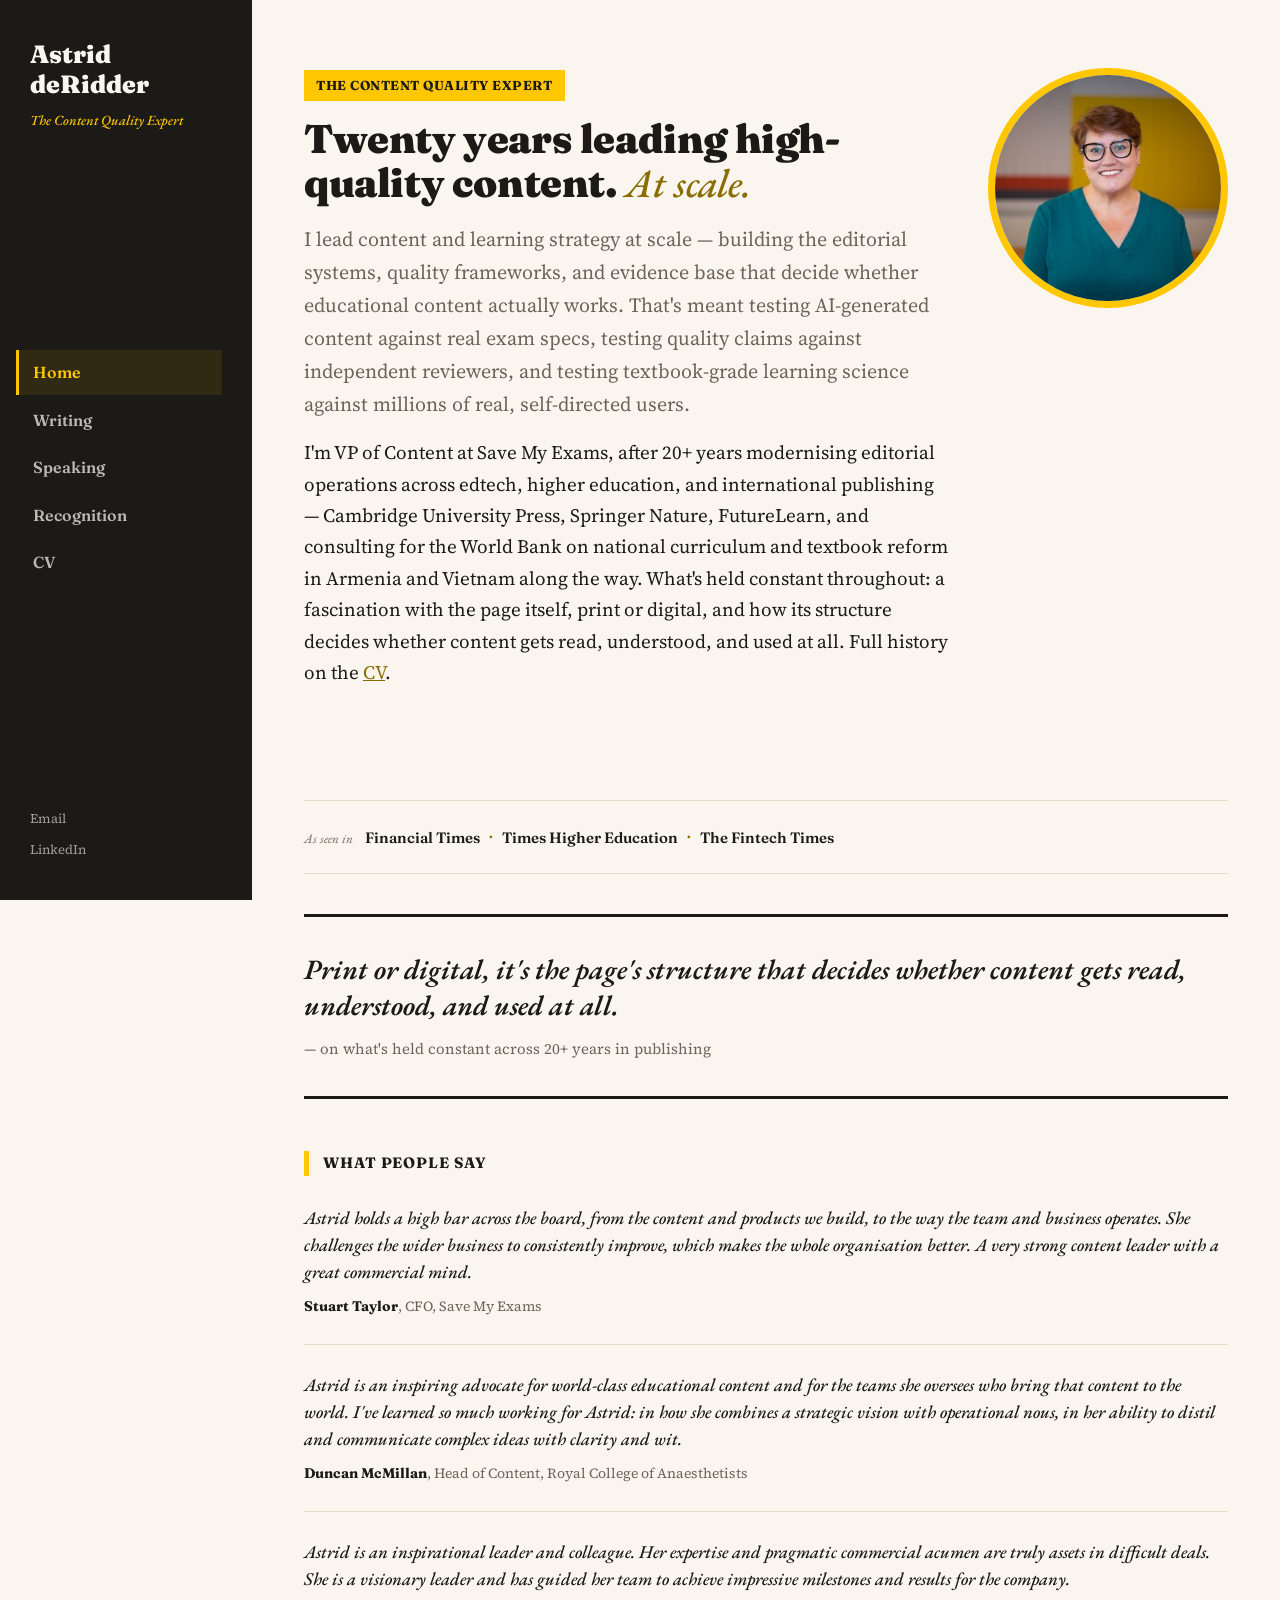
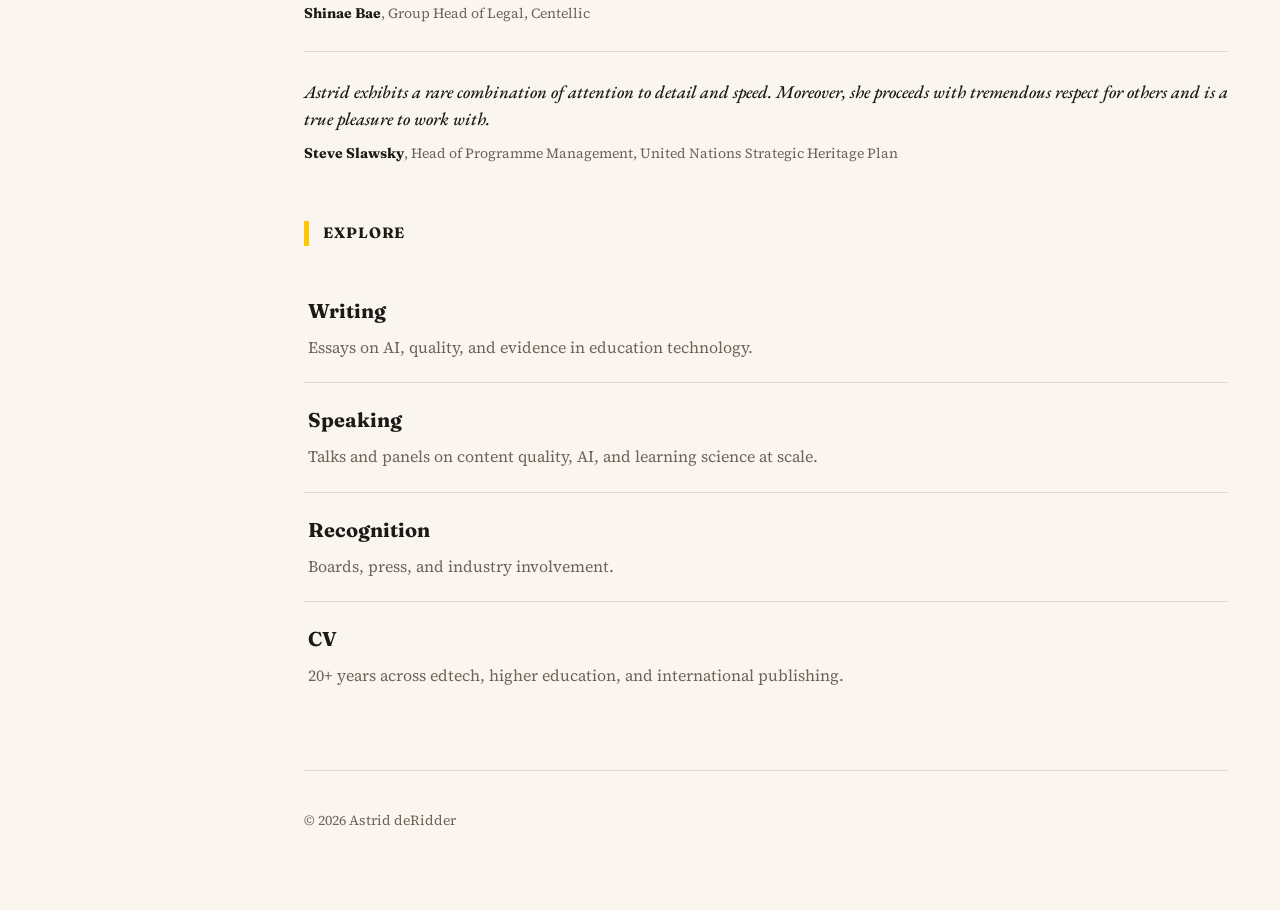
<file: index.html>
<!doctype html>
<html lang="en">
<head>
<meta charset="utf-8">
<meta name="viewport" content="width=device-width, initial-scale=1">
<title>Astrid deRidder</title>
<meta name="description" content="Astrid deRidder, The Content Quality Expert. Writing and speaking on evidence, AI, and pedagogy in education technology.">
<meta property="og:type" content="website">
<meta property="og:url" content="https://astridderidder.com/">
<meta property="og:title" content="Astrid deRidder">
<meta property="og:description" content="Astrid deRidder, The Content Quality Expert. Writing and speaking on evidence, AI, and pedagogy in education technology.">
<meta property="og:image" content="https://astridderidder.com/headshot.jpg">
<meta name="twitter:card" content="summary">
<meta name="twitter:title" content="Astrid deRidder">
<meta name="twitter:description" content="Astrid deRidder, The Content Quality Expert. Writing and speaking on evidence, AI, and pedagogy in education technology.">
<meta name="twitter:image" content="https://astridderidder.com/headshot.jpg">
<link rel="stylesheet" href="style.css">
</head>
<body>

<div class="layout">

  <aside class="sidebar">
    <div class="sidebar-top">
      <a href="index.html" class="site-name">Astrid<br>deRidder</a>
      <p class="sidebar-tag">The Content Quality Expert</p>
    </div>
    <nav class="sidebar-nav">
      <a href="index.html" class="active">Home</a>
      <a href="writing.html">Writing</a>
      <a href="speaking.html">Speaking</a>
      <a href="recognition.html">Recognition</a>
      <a href="cv.html">CV</a>
    </nav>
    <div class="sidebar-contact">
      <a href="mailto:astrid.deridder@gmail.com">Email</a>
      <a href="https://www.linkedin.com/in/aderidder/" target="_blank" rel="noopener">LinkedIn</a>
    </div>
  </aside>

  <main class="content">
    <div class="wrap">

      <section class="hero">
        <div class="hero-text">
          <span class="eyebrow">The Content Quality Expert</span>
          <h1>Twenty years leading high-quality content. <em>At scale.</em></h1>
          <p class="lede">
            I lead content and learning strategy at scale &mdash; building the editorial
            systems, quality frameworks, and evidence base that decide whether educational
            content actually works. That's meant testing AI-generated content against real
            exam specs, testing quality claims against independent reviewers, and testing
            textbook-grade learning science against millions of real, self-directed users.
          </p>
          <p>
            I'm VP of Content at Save My Exams, after 20+ years modernising editorial
            operations across edtech, higher education, and international publishing
            &mdash; Cambridge University Press, Springer Nature, FutureLearn, and consulting
            for the World Bank on national curriculum and textbook reform in Armenia and
            Vietnam along the way. What's held constant throughout: a fascination with the
            page itself, print or digital, and how its structure decides whether content
            gets read, understood, and used at all. Full history on the
            <a href="cv.html">CV</a>.
          </p>
        </div>
        <div class="hero-photo-wrap">
          <img class="hero-photo" src="headshot.jpg" alt="Astrid deRidder">
        </div>
      </section>

      <div class="press-strip">
        <span class="press-label">As seen in</span>
        <span class="press-item">Financial Times</span>
        <span class="press-dot">&middot;</span>
        <span class="press-item">Times Higher Education</span>
        <span class="press-dot">&middot;</span>
        <span class="press-item">The Fintech Times</span>
      </div>

      <div class="pullquote">
        <blockquote>Print or digital, it's the page's structure that decides whether
        content gets read, understood, and used at all.</blockquote>
        <cite>&mdash; on what's held constant across 20+ years in publishing</cite>
      </div>

      <section class="testimonials">
        <h2>What people say</h2>

        <div class="testimonial">
          <blockquote>
            Astrid holds a high bar across the board, from the content and
            products we build, to the way the team and business operates. She
            challenges the wider business to consistently improve, which makes the
            whole organisation better. A very strong content leader with a great
            commercial mind.
          </blockquote>
          <cite><strong>Stuart Taylor</strong>, CFO, Save My Exams</cite>
        </div>

        <div class="testimonial">
          <blockquote>
            Astrid is an inspiring advocate for world-class educational
            content and for the teams she oversees who bring that content to the
            world. I've learned so much working for Astrid: in how she combines a
            strategic vision with operational nous, in her ability to distil and
            communicate complex ideas with clarity and wit.
          </blockquote>
          <cite><strong>Duncan McMillan</strong>, Head of Content, Royal College of Anaesthetists</cite>
        </div>

        <div class="testimonial">
          <blockquote>
            Astrid is an inspirational leader and colleague. Her expertise and
            pragmatic commercial acumen are truly assets in difficult deals. She is a
            visionary leader and has guided her team to achieve impressive milestones
            and results for the company.
          </blockquote>
          <cite><strong>Shinae Bae</strong>, Group Head of Legal, Centellic</cite>
        </div>

        <div class="testimonial">
          <blockquote>
            Astrid exhibits a rare combination of attention to detail and
            speed. Moreover, she proceeds with tremendous respect for others and is a
            true pleasure to work with.
          </blockquote>
          <cite><strong>Steve Slawsky</strong>, Head of Programme Management, United Nations Strategic Heritage Plan</cite>
        </div>
      </section>

      <section class="explore">
        <h2>Explore</h2>
        <ul class="explore-list">
          <li>
            <a href="writing.html">
              <strong>Writing</strong>
              <span>Essays on AI, quality, and evidence in education technology.</span>
            </a>
          </li>
          <li>
            <a href="speaking.html">
              <strong>Speaking</strong>
              <span>Talks and panels on content quality, AI, and learning science at scale.</span>
            </a>
          </li>
          <li>
            <a href="recognition.html">
              <strong>Recognition</strong>
              <span>Boards, press, and industry involvement.</span>
            </a>
          </li>
          <li>
            <a href="cv.html">
              <strong>CV</strong>
              <span>20+ years across edtech, higher education, and international publishing.</span>
            </a>
          </li>
        </ul>
      </section>

      <div class="page-footer">
        <p>&copy; <span id="year"></span> Astrid deRidder</p>
      </div>

    </div>
  </main>

</div>

<script>
  document.getElementById('year').textContent = new Date().getFullYear();
</script>

</body>
</html>
</file>
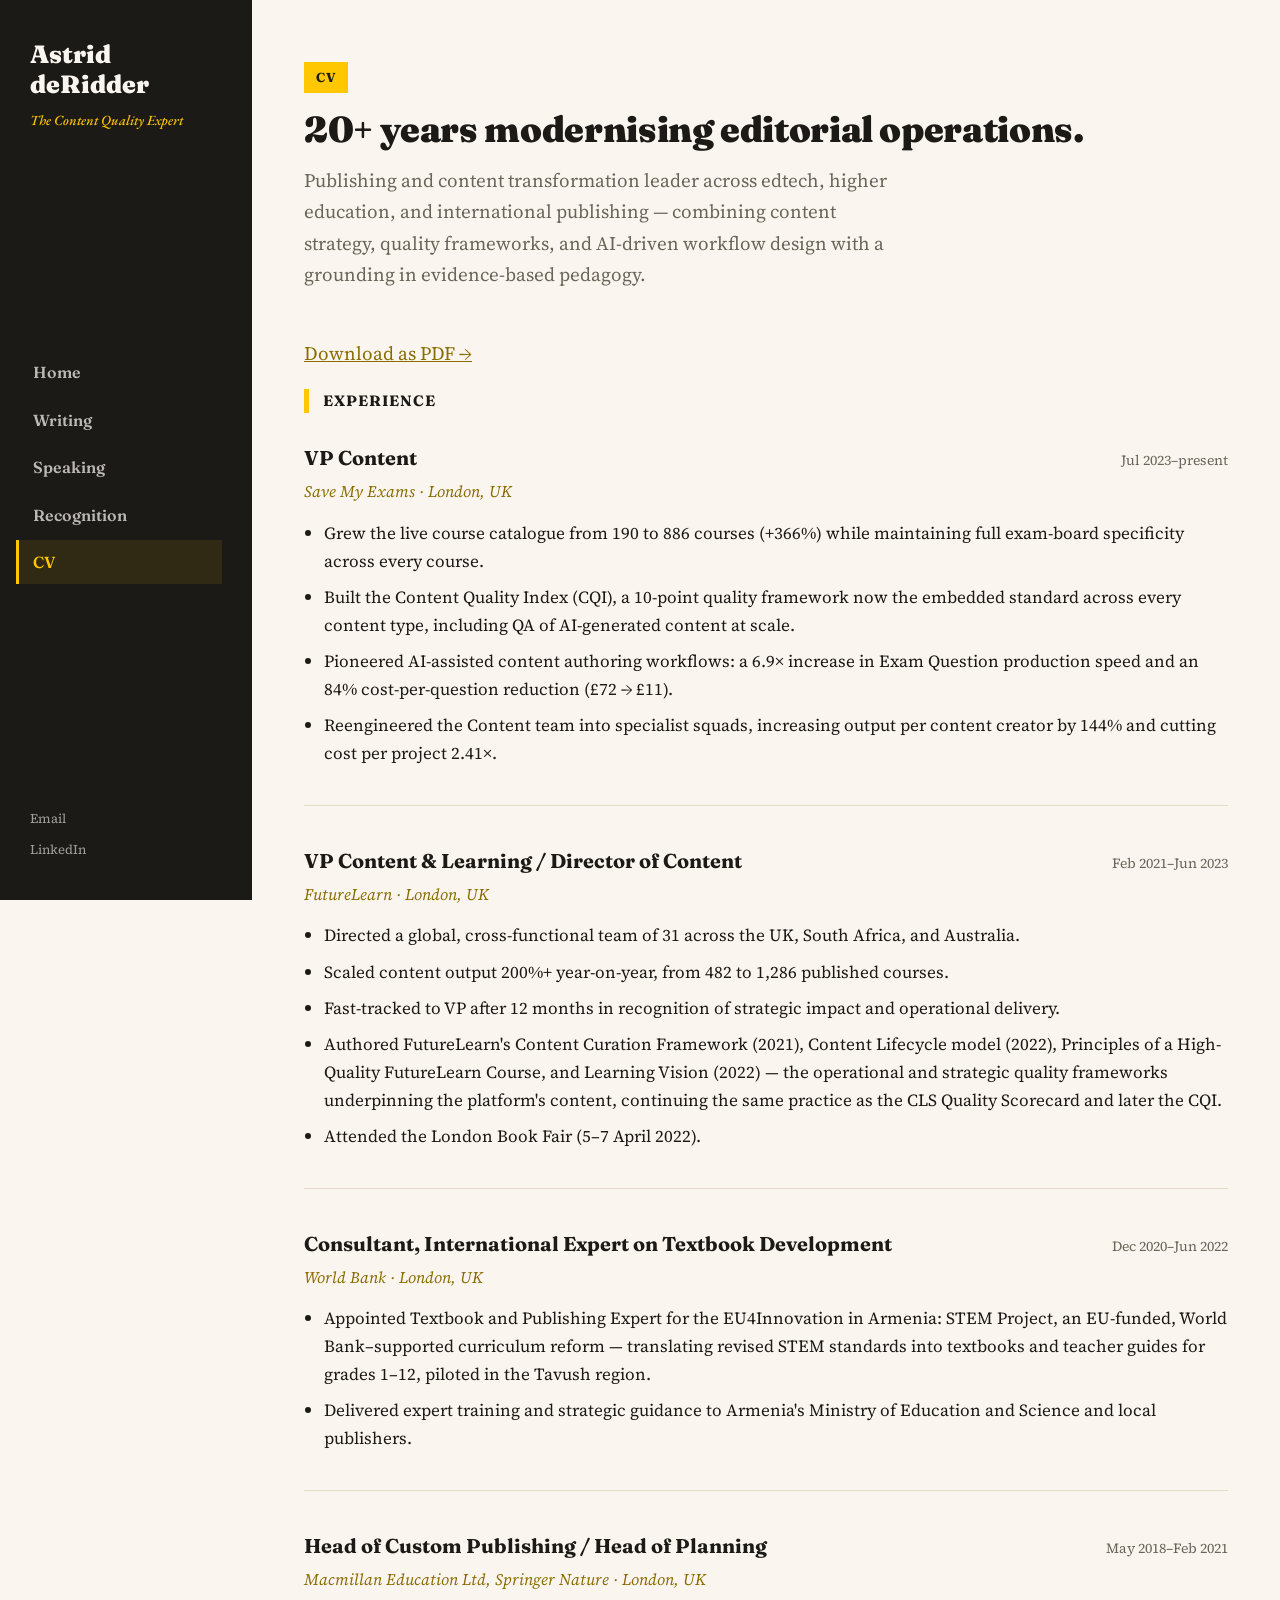
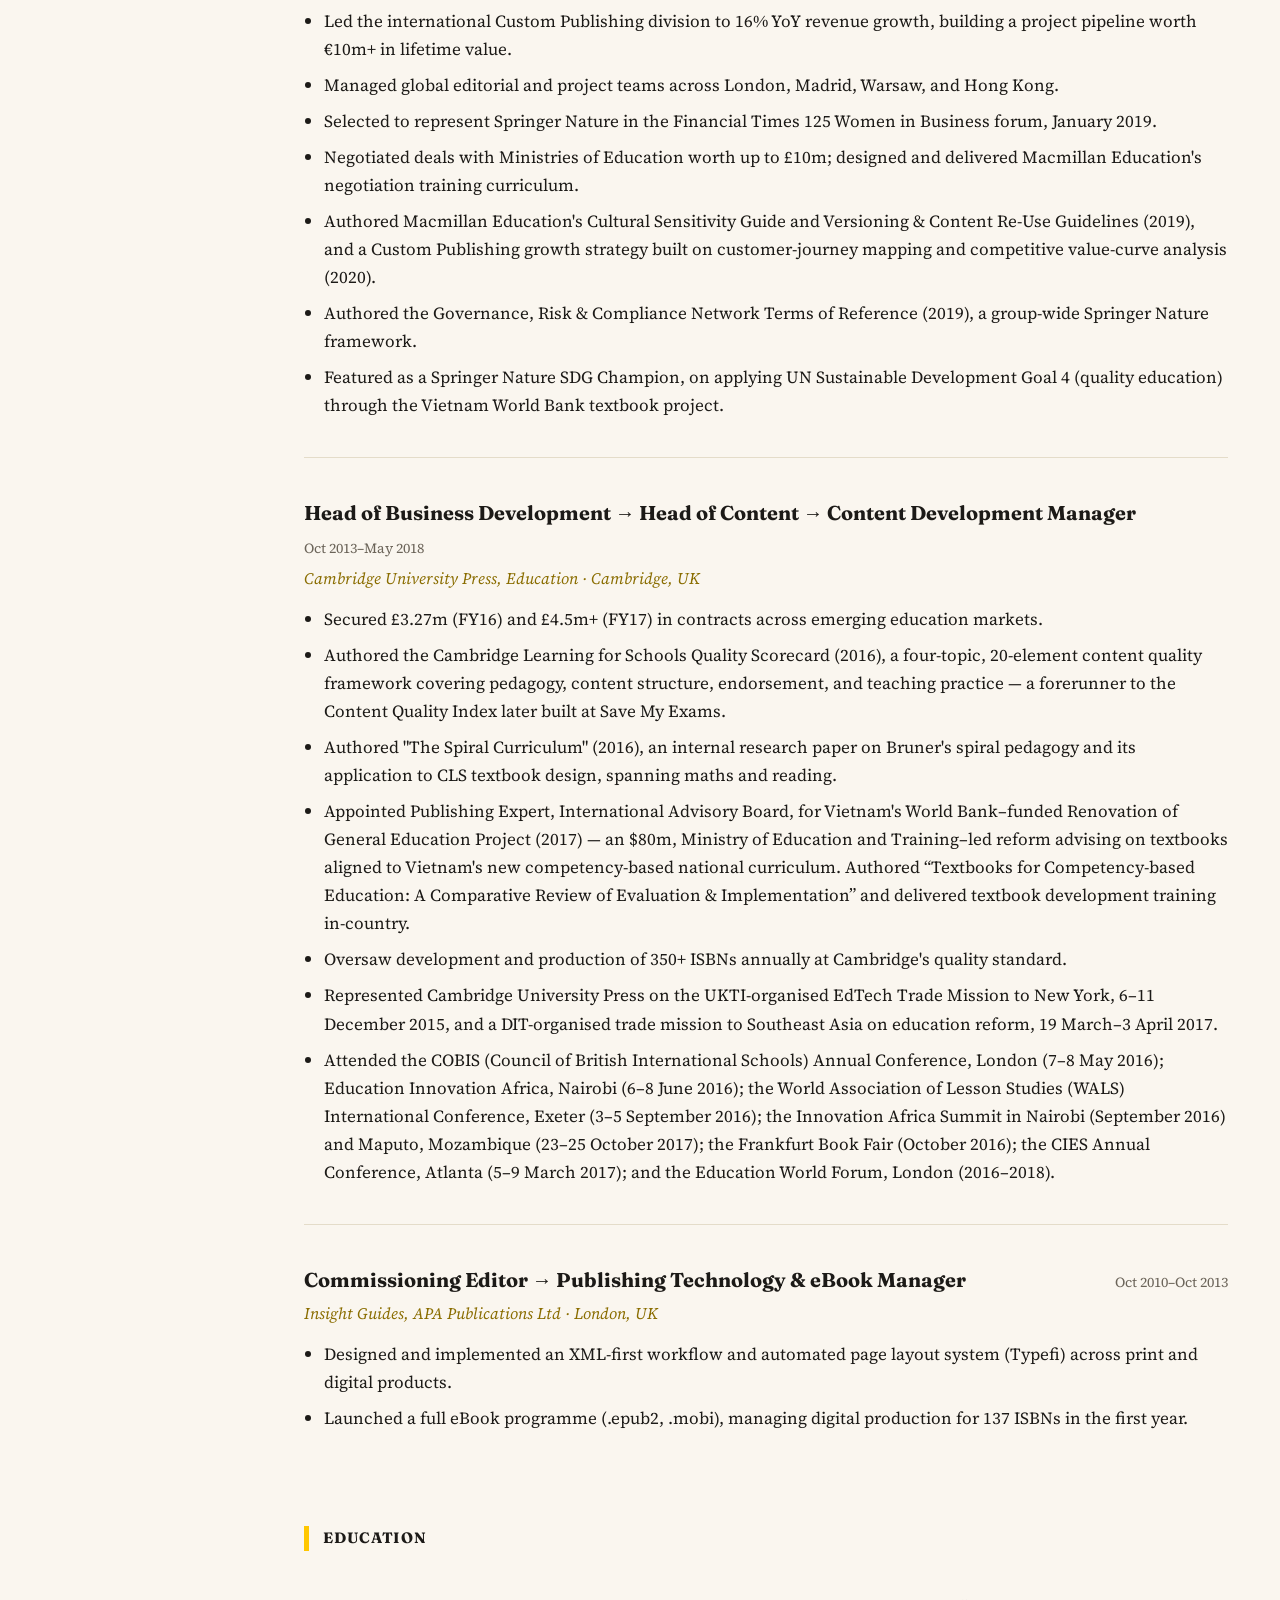
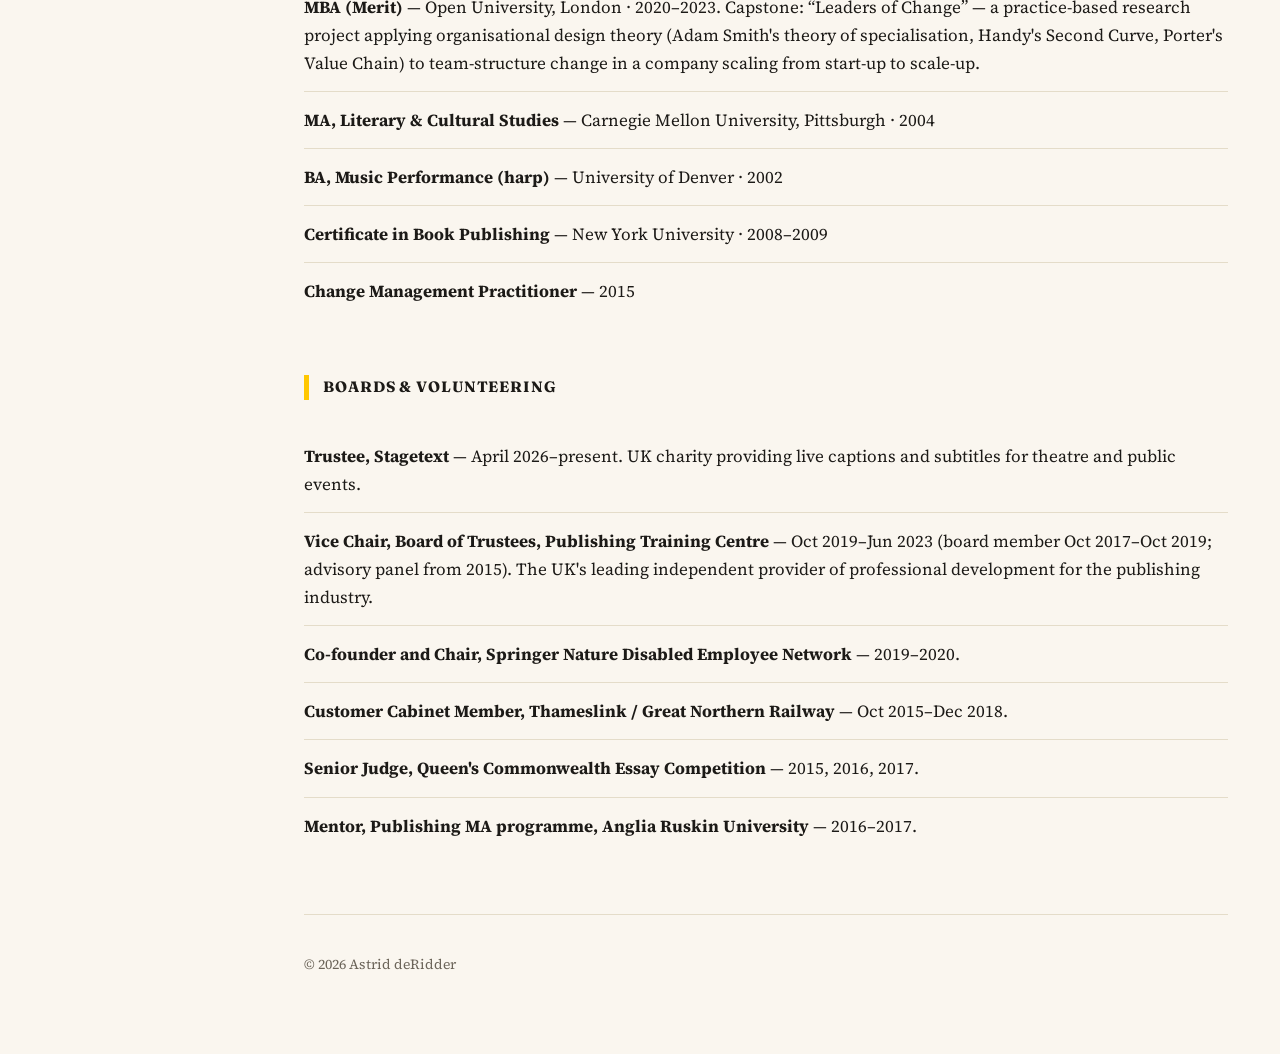
<file: cv.html>
<!doctype html>
<html lang="en">
<head>
<meta charset="utf-8">
<meta name="viewport" content="width=device-width, initial-scale=1">
<title>Astrid deRidder — CV</title>
<meta name="description" content="Astrid deRidder — career history in publishing and content transformation across edtech, higher education, and international publishing.">
<meta property="og:type" content="website">
<meta property="og:url" content="https://astridderidder.com/cv.html">
<meta property="og:title" content="Astrid deRidder — CV">
<meta property="og:description" content="Career history in publishing and content transformation across edtech, higher education, and international publishing.">
<meta property="og:image" content="https://astridderidder.com/headshot.jpg">
<meta name="twitter:card" content="summary">
<meta name="twitter:title" content="Astrid deRidder — CV">
<meta name="twitter:description" content="Career history in publishing and content transformation across edtech, higher education, and international publishing.">
<meta name="twitter:image" content="https://astridderidder.com/headshot.jpg">
<link rel="stylesheet" href="style.css">
</head>
<body>

<div class="layout">

  <aside class="sidebar">
    <div class="sidebar-top">
      <a href="index.html" class="site-name">Astrid<br>deRidder</a>
      <p class="sidebar-tag">The Content Quality Expert</p>
    </div>
    <nav class="sidebar-nav">
      <a href="index.html">Home</a>
      <a href="writing.html">Writing</a>
      <a href="speaking.html">Speaking</a>
      <a href="recognition.html">Recognition</a>
      <a href="cv.html" class="active">CV</a>
    </nav>
    <div class="sidebar-contact">
      <a href="mailto:astrid.deridder@gmail.com">Email</a>
      <a href="https://www.linkedin.com/in/aderidder/" target="_blank" rel="noopener">LinkedIn</a>
    </div>
  </aside>

  <main class="content">
    <div class="wrap">

      <div class="page-head">
        <span class="page-eyebrow">CV</span>
        <h1>20+ years modernising editorial operations.</h1>
        <p class="lede">
          Publishing and content transformation leader across edtech, higher education,
          and international publishing &mdash; combining content strategy, quality
          frameworks, and AI-driven workflow design with a grounding in evidence-based
          pedagogy.
        </p>
        <p><a href="astrid-deridder-cv.pdf" target="_blank" rel="noopener">Download as PDF &rarr;</a></p>
      </div>

  <section id="experience">
    <h2>Experience</h2>

    <article class="role">
      <div class="role-head">
        <h3>VP Content</h3>
        <span class="role-dates">Jul 2023&ndash;present</span>
      </div>
      <p class="role-org">Save My Exams &middot; London, UK</p>
      <ul>
        <li>Grew the live course catalogue from 190 to 886 courses (+366%) while maintaining full exam-board specificity across every course.</li>
        <li>Built the Content Quality Index (CQI), a 10-point quality framework now the embedded standard across every content type, including QA of AI-generated content at scale.</li>
        <li>Pioneered AI-assisted content authoring workflows: a 6.9&times; increase in Exam Question production speed and an 84% cost-per-question reduction (&pound;72 &rarr; &pound;11).</li>
        <li>Reengineered the Content team into specialist squads, increasing output per content creator by 144% and cutting cost per project 2.41&times;.</li>
      </ul>
    </article>

    <article class="role">
      <div class="role-head">
        <h3>VP Content &amp; Learning / Director of Content</h3>
        <span class="role-dates">Feb 2021&ndash;Jun 2023</span>
      </div>
      <p class="role-org">FutureLearn &middot; London, UK</p>
      <ul>
        <li>Directed a global, cross-functional team of 31 across the UK, South Africa, and Australia.</li>
        <li>Scaled content output 200%+ year-on-year, from 482 to 1,286 published courses.</li>
        <li>Fast-tracked to VP after 12 months in recognition of strategic impact and operational delivery.</li>
        <li>Authored FutureLearn's Content Curation Framework (2021), Content Lifecycle model (2022), Principles of a High-Quality FutureLearn Course, and Learning Vision (2022) &mdash; the operational and strategic quality frameworks underpinning the platform's content, continuing the same practice as the CLS Quality Scorecard and later the CQI.</li>
        <li>Attended the London Book Fair (5&ndash;7 April 2022).</li>
      </ul>
    </article>

    <article class="role">
      <div class="role-head">
        <h3>Consultant, International Expert on Textbook Development</h3>
        <span class="role-dates">Dec 2020&ndash;Jun 2022</span>
      </div>
      <p class="role-org">World Bank &middot; London, UK</p>
      <ul>
        <li>Appointed Textbook and Publishing Expert for the EU4Innovation in Armenia: STEM Project, an EU-funded, World Bank&ndash;supported curriculum reform &mdash; translating revised STEM standards into textbooks and teacher guides for grades 1&ndash;12, piloted in the Tavush region.</li>
        <li>Delivered expert training and strategic guidance to Armenia's Ministry of Education and Science and local publishers.</li>
      </ul>
    </article>

    <article class="role">
      <div class="role-head">
        <h3>Head of Custom Publishing / Head of Planning</h3>
        <span class="role-dates">May 2018&ndash;Feb 2021</span>
      </div>
      <p class="role-org">Macmillan Education Ltd, Springer Nature &middot; London, UK</p>
      <ul>
        <li>Led the international Custom Publishing division to 16% YoY revenue growth, building a project pipeline worth &euro;10m+ in lifetime value.</li>
        <li>Managed global editorial and project teams across London, Madrid, Warsaw, and Hong Kong.</li>
        <li>Selected to represent Springer Nature in the Financial Times 125 Women in Business forum, January 2019.</li>
        <li>Negotiated deals with Ministries of Education worth up to &pound;10m; designed and delivered Macmillan Education's negotiation training curriculum.</li>
        <li>Authored Macmillan Education's Cultural Sensitivity Guide and Versioning &amp; Content Re-Use Guidelines (2019), and a Custom Publishing growth strategy built on customer-journey mapping and competitive value-curve analysis (2020).</li>
        <li>Authored the Governance, Risk &amp; Compliance Network Terms of Reference (2019), a group-wide Springer Nature framework.</li>
        <li>Featured as a Springer Nature SDG Champion, on applying UN Sustainable Development Goal 4 (quality education) through the Vietnam World Bank textbook project.</li>
      </ul>
    </article>

    <article class="role">
      <div class="role-head">
        <h3>Head of Business Development &rarr; Head of Content &rarr; Content Development Manager</h3>
        <span class="role-dates">Oct 2013&ndash;May 2018</span>
      </div>
      <p class="role-org">Cambridge University Press, Education &middot; Cambridge, UK</p>
      <ul>
        <li>Secured &pound;3.27m (FY16) and &pound;4.5m+ (FY17) in contracts across emerging education markets.</li>
        <li>Authored the Cambridge Learning for Schools Quality Scorecard (2016), a four-topic, 20-element content quality framework covering pedagogy, content structure, endorsement, and teaching practice &mdash; a forerunner to the Content Quality Index later built at Save My Exams.</li>
        <li>Authored "The Spiral Curriculum" (2016), an internal research paper on Bruner's spiral pedagogy and its application to CLS textbook design, spanning maths and reading.</li>
        <li>Appointed Publishing Expert, International Advisory Board, for Vietnam's World Bank&ndash;funded Renovation of General Education Project (2017) &mdash; an $80m, Ministry of Education and Training&ndash;led reform advising on textbooks aligned to Vietnam's new competency-based national curriculum. Authored &ldquo;Textbooks for Competency-based Education: A Comparative Review of Evaluation &amp; Implementation&rdquo; and delivered textbook development training in-country.</li>
        <li>Oversaw development and production of 350+ ISBNs annually at Cambridge's quality standard.</li>
        <li>Represented Cambridge University Press on the UKTI-organised EdTech Trade Mission to New York, 6&ndash;11 December 2015, and a DIT-organised trade mission to Southeast Asia on education reform, 19 March&ndash;3 April 2017.</li>
        <li>Attended the COBIS (Council of British International Schools) Annual Conference, London (7&ndash;8 May 2016); Education Innovation Africa, Nairobi (6&ndash;8 June 2016); the World Association of Lesson Studies (WALS) International Conference, Exeter (3&ndash;5 September 2016); the Innovation Africa Summit in Nairobi (September 2016) and Maputo, Mozambique (23&ndash;25 October 2017); the Frankfurt Book Fair (October 2016); the CIES Annual Conference, Atlanta (5&ndash;9 March 2017); and the Education World Forum, London (2016&ndash;2018).</li>
      </ul>
    </article>

    <article class="role">
      <div class="role-head">
        <h3>Commissioning Editor &rarr; Publishing Technology &amp; eBook Manager</h3>
        <span class="role-dates">Oct 2010&ndash;Oct 2013</span>
      </div>
      <p class="role-org">Insight Guides, APA Publications Ltd &middot; London, UK</p>
      <ul>
        <li>Designed and implemented an XML-first workflow and automated page layout system (Typefi) across print and digital products.</li>
        <li>Launched a full eBook programme (.epub2, .mobi), managing digital production for 137 ISBNs in the first year.</li>
      </ul>
    </article>

  </section>

  <section id="education">
    <h2>Education</h2>
    <ul class="plain-list">
      <li><strong>MBA (Merit)</strong> &mdash; Open University, London &middot; 2020&ndash;2023. Capstone: &ldquo;Leaders of Change&rdquo; &mdash; a practice-based research project applying organisational design theory (Adam Smith's theory of specialisation, Handy's Second Curve, Porter's Value Chain) to team-structure change in a company scaling from start-up to scale-up.</li>
      <li><strong>MA, Literary &amp; Cultural Studies</strong> &mdash; Carnegie Mellon University, Pittsburgh &middot; 2004</li>
      <li><strong>BA, Music Performance (harp)</strong> &mdash; University of Denver &middot; 2002</li>
      <li><strong>Certificate in Book Publishing</strong> &mdash; New York University &middot; 2008&ndash;2009</li>
      <li><strong>Change Management Practitioner</strong> &mdash; 2015</li>
    </ul>
  </section>

  <section id="boards">
    <h2>Boards &amp; Volunteering</h2>
    <ul class="plain-list">
      <li><strong>Trustee, Stagetext</strong> &mdash; April 2026&ndash;present. UK charity providing live captions and subtitles for theatre and public events.</li>
      <li><strong>Vice Chair, Board of Trustees, Publishing Training Centre</strong> &mdash; Oct 2019&ndash;Jun 2023 (board member Oct 2017&ndash;Oct 2019; advisory panel from 2015). The UK's leading independent provider of professional development for the publishing industry.</li>
      <li><strong>Co-founder and Chair, Springer Nature Disabled Employee Network</strong> &mdash; 2019&ndash;2020.</li>
      <li><strong>Customer Cabinet Member, Thameslink / Great Northern Railway</strong> &mdash; Oct 2015&ndash;Dec 2018.</li>
      <li><strong>Senior Judge, Queen's Commonwealth Essay Competition</strong> &mdash; 2015, 2016, 2017.</li>
      <li><strong>Mentor, Publishing MA programme, Anglia Ruskin University</strong> &mdash; 2016&ndash;2017.</li>
    </ul>
  </section>

      <div class="page-footer">
        <p>&copy; <span id="year"></span> Astrid deRidder</p>
      </div>

    </div>
  </main>

</div>

<script>
  document.getElementById('year').textContent = new Date().getFullYear();
</script>

</body>
</html>
</file>
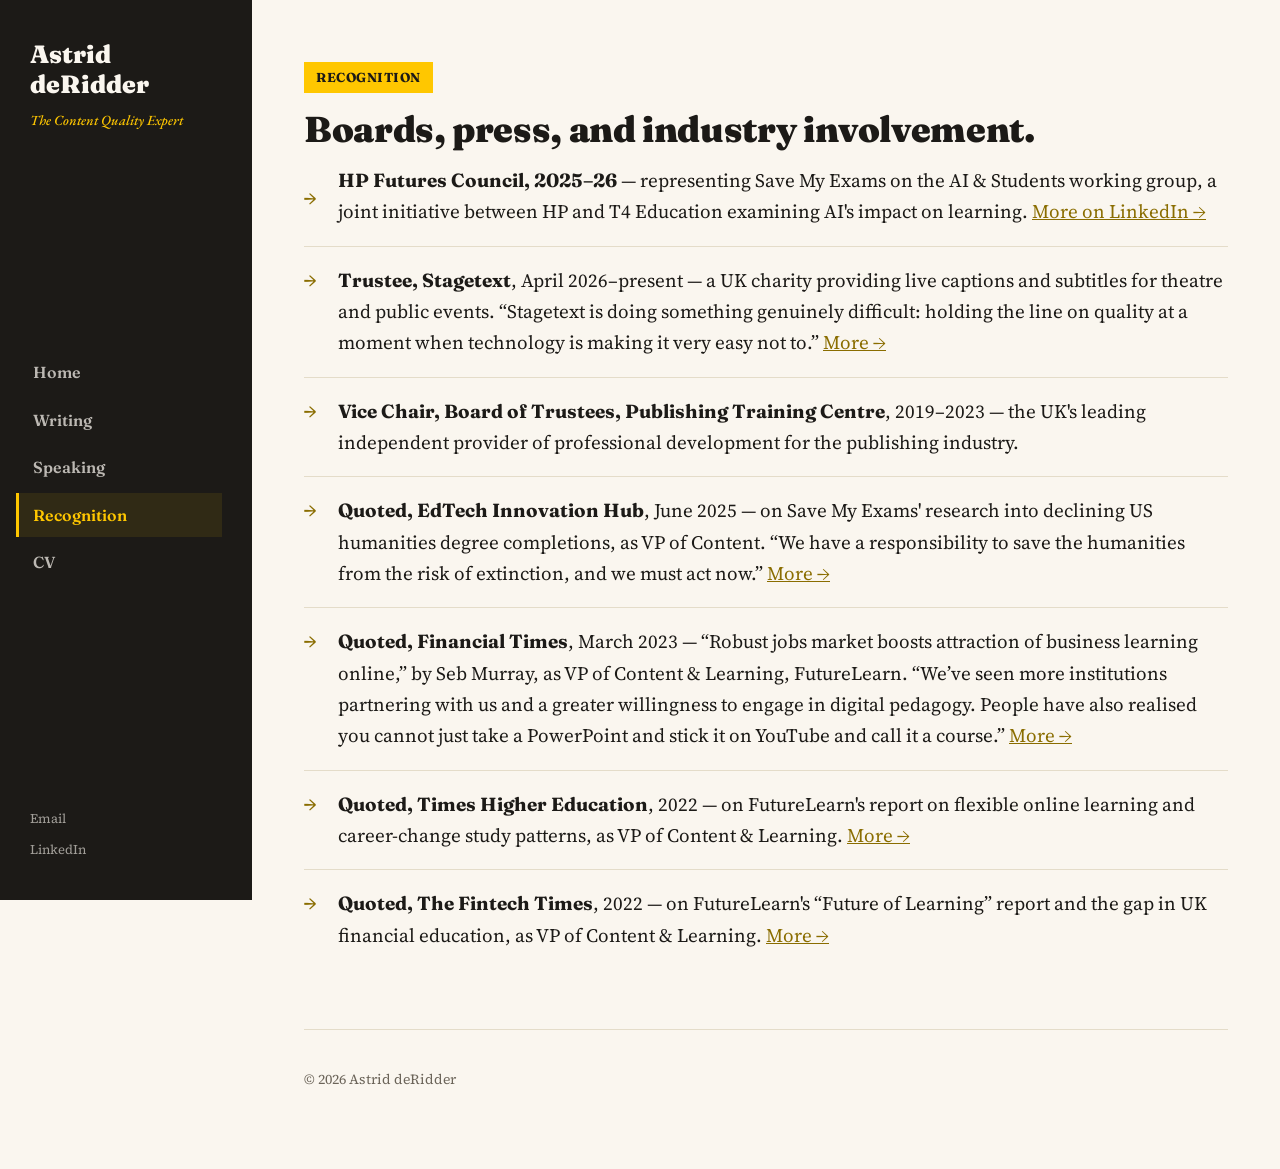
<file: recognition.html>
<!doctype html>
<html lang="en">
<head>
<meta charset="utf-8">
<meta name="viewport" content="width=device-width, initial-scale=1">
<title>Recognition — Astrid deRidder</title>
<meta name="description" content="Boards, press, and industry involvement &mdash; Astrid deRidder.">
<meta property="og:type" content="website">
<meta property="og:url" content="https://astridderidder.com/recognition.html">
<meta property="og:title" content="Recognition — Astrid deRidder">
<meta property="og:description" content="Boards, press, and industry involvement, Astrid deRidder.">
<meta property="og:image" content="https://astridderidder.com/headshot.jpg">
<meta name="twitter:card" content="summary">
<meta name="twitter:title" content="Recognition — Astrid deRidder">
<meta name="twitter:description" content="Boards, press, and industry involvement, Astrid deRidder.">
<meta name="twitter:image" content="https://astridderidder.com/headshot.jpg">
<link rel="stylesheet" href="style.css">
</head>
<body>

<div class="layout">

  <aside class="sidebar">
    <div class="sidebar-top">
      <a href="index.html" class="site-name">Astrid<br>deRidder</a>
      <p class="sidebar-tag">The Content Quality Expert</p>
    </div>
    <nav class="sidebar-nav">
      <a href="index.html">Home</a>
      <a href="writing.html">Writing</a>
      <a href="speaking.html">Speaking</a>
      <a href="recognition.html" class="active">Recognition</a>
      <a href="cv.html">CV</a>
    </nav>
    <div class="sidebar-contact">
      <a href="mailto:astrid.deridder@gmail.com">Email</a>
      <a href="https://www.linkedin.com/in/aderidder/" target="_blank" rel="noopener">LinkedIn</a>
    </div>
  </aside>

  <main class="content">
    <div class="wrap">

      <div class="page-head">
        <span class="page-eyebrow">Recognition</span>
        <h1>Boards, press, and industry involvement.</h1>
      </div>

      <section id="recognition">
        <ul class="topics">
          <li>
            <strong>HP Futures Council, 2025&ndash;26</strong> &mdash; representing Save My
            Exams on the AI &amp; Students working group, a joint initiative between HP and
            T4 Education examining AI's impact on learning.
            <a href="https://www.linkedin.com/posts/aderidder_home-hp-futures-activity-7312755551447232512-mtVO" target="_blank" rel="noopener">More on LinkedIn &rarr;</a>
          </li>
          <li>
            <strong>Trustee, Stagetext</strong>, April 2026&ndash;present &mdash; a UK
            charity providing live captions and subtitles for theatre and public events.
            &ldquo;Stagetext is doing something genuinely difficult: holding the line on
            quality at a moment when technology is making it very easy not to.&rdquo;
            <a href="https://www.stagetext.org/news/four-new-trustees-appointed-to-stagetexts-board/" target="_blank" rel="noopener">More &rarr;</a>
          </li>
          <li>
            <strong>Vice Chair, Board of Trustees, Publishing Training Centre</strong>,
            2019&ndash;2023 &mdash; the UK's leading independent provider of professional
            development for the publishing industry.
          </li>
          <li>
            <strong>Quoted, EdTech Innovation Hub</strong>, June 2025 &mdash; on Save My
            Exams' research into declining US humanities degree completions, as VP of
            Content. &ldquo;We have a responsibility to save the humanities from the risk
            of extinction, and we must act now.&rdquo;
            <a href="https://www.edtechinnovationhub.com/news/humanities-degrees-could-disappear-from-the-us-within-100-years" target="_blank" rel="noopener">More &rarr;</a>
          </li>
          <li>
            <strong>Quoted, Financial Times</strong>, March 2023 &mdash; &ldquo;Robust jobs
            market boosts attraction of business learning online,&rdquo; by Seb Murray, as
            VP of Content &amp; Learning, FutureLearn. &ldquo;We&rsquo;ve seen more
            institutions partnering with us and a greater willingness to engage in digital
            pedagogy. People have also realised you cannot just take a PowerPoint and stick
            it on YouTube and call it a course.&rdquo;
            <a href="https://www.ft.com/content/665b84e9-4613-4f5c-8068-886d5de4ebb6" target="_blank" rel="noopener">More &rarr;</a>
          </li>
          <li>
            <strong>Quoted, Times Higher Education</strong>, 2022 &mdash; on FutureLearn's
            report on flexible online learning and career-change study patterns, as VP of
            Content &amp; Learning.
            <a href="https://www.timeshighereducation.com/hub/futurelearn/p/students-want-flexible-online-learning-finds-new-futurelearn-report" target="_blank" rel="noopener">More &rarr;</a>
          </li>
          <li>
            <strong>Quoted, The Fintech Times</strong>, 2022 &mdash; on FutureLearn's
            &ldquo;Future of Learning&rdquo; report and the gap in UK financial education,
            as VP of Content &amp; Learning.
            <a href="https://thefintechtimes.com/british-schools-score-an-f-for-financial-education-latest-report-finds/" target="_blank" rel="noopener">More &rarr;</a>
          </li>
        </ul>
      </section>

      <div class="page-footer">
        <p>&copy; <span id="year"></span> Astrid deRidder</p>
      </div>

    </div>
  </main>

</div>

<script>
  document.getElementById('year').textContent = new Date().getFullYear();
</script>

</body>
</html>
</file>
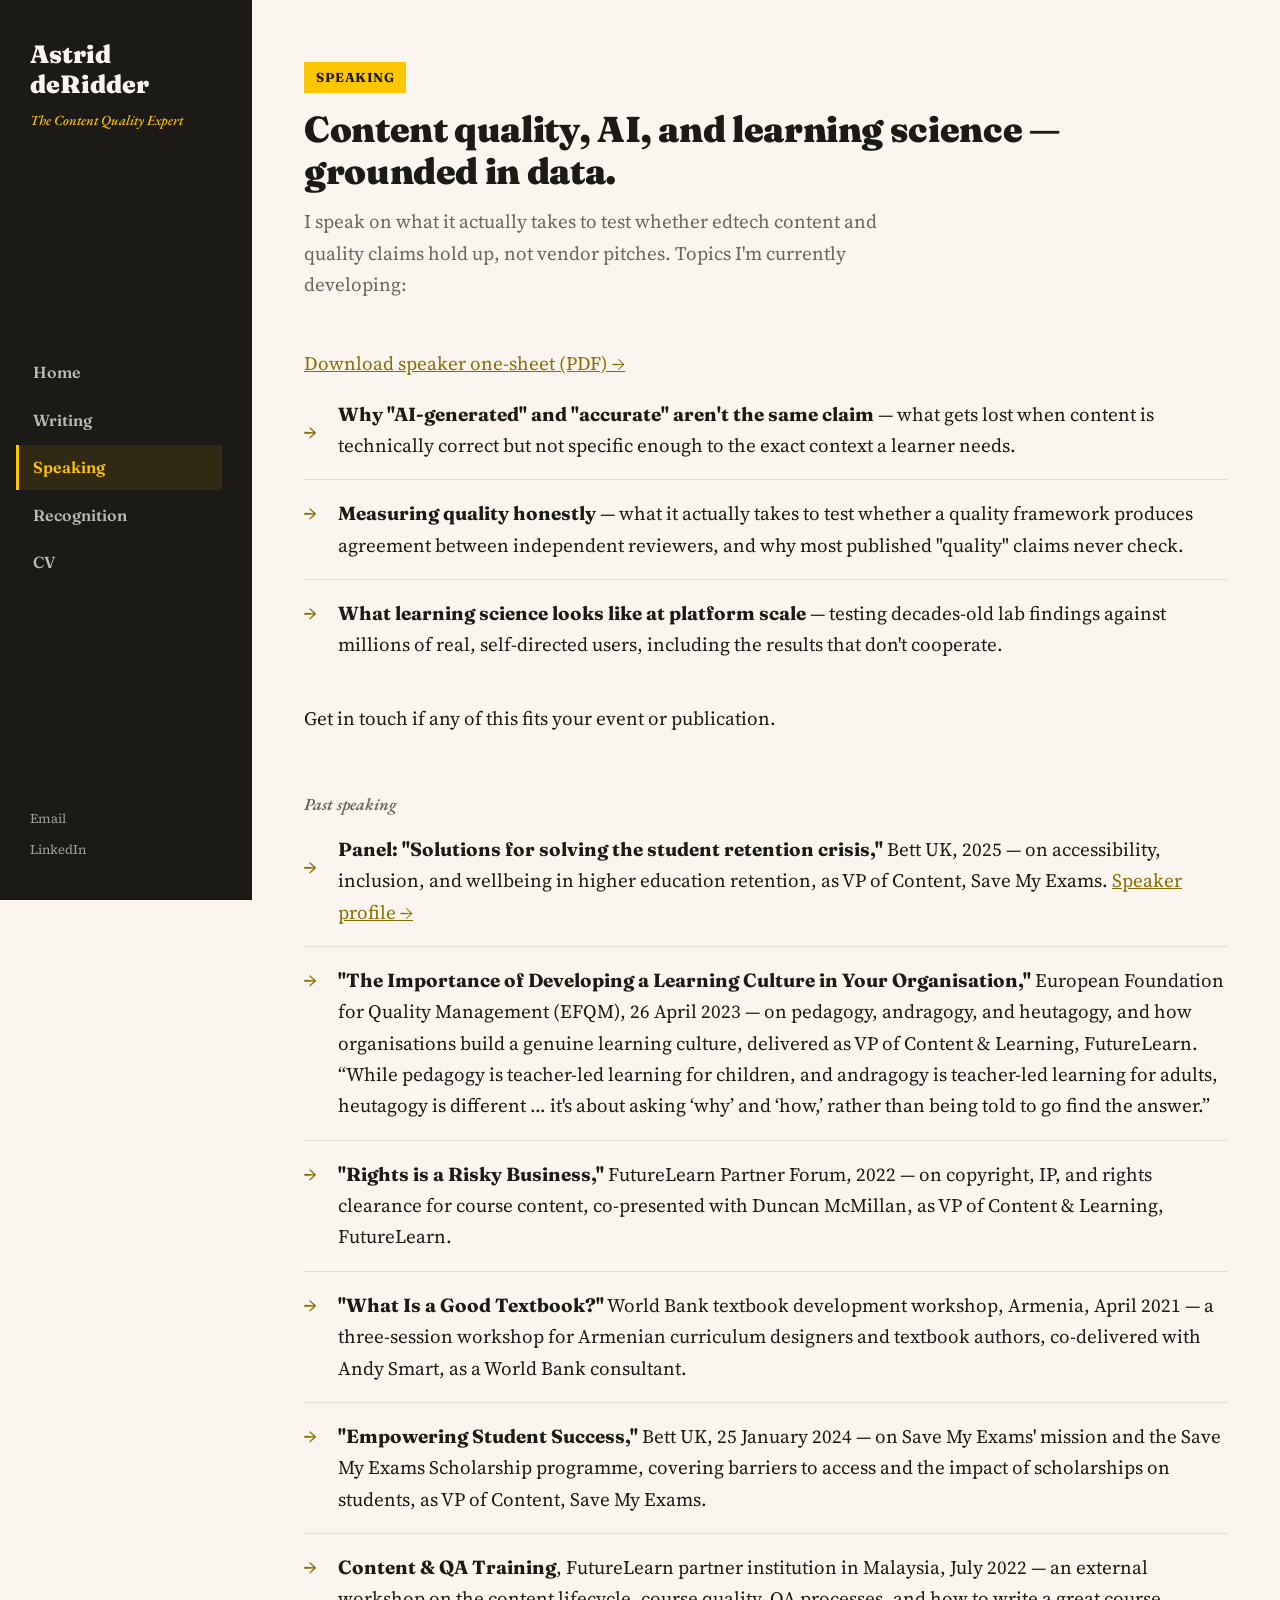
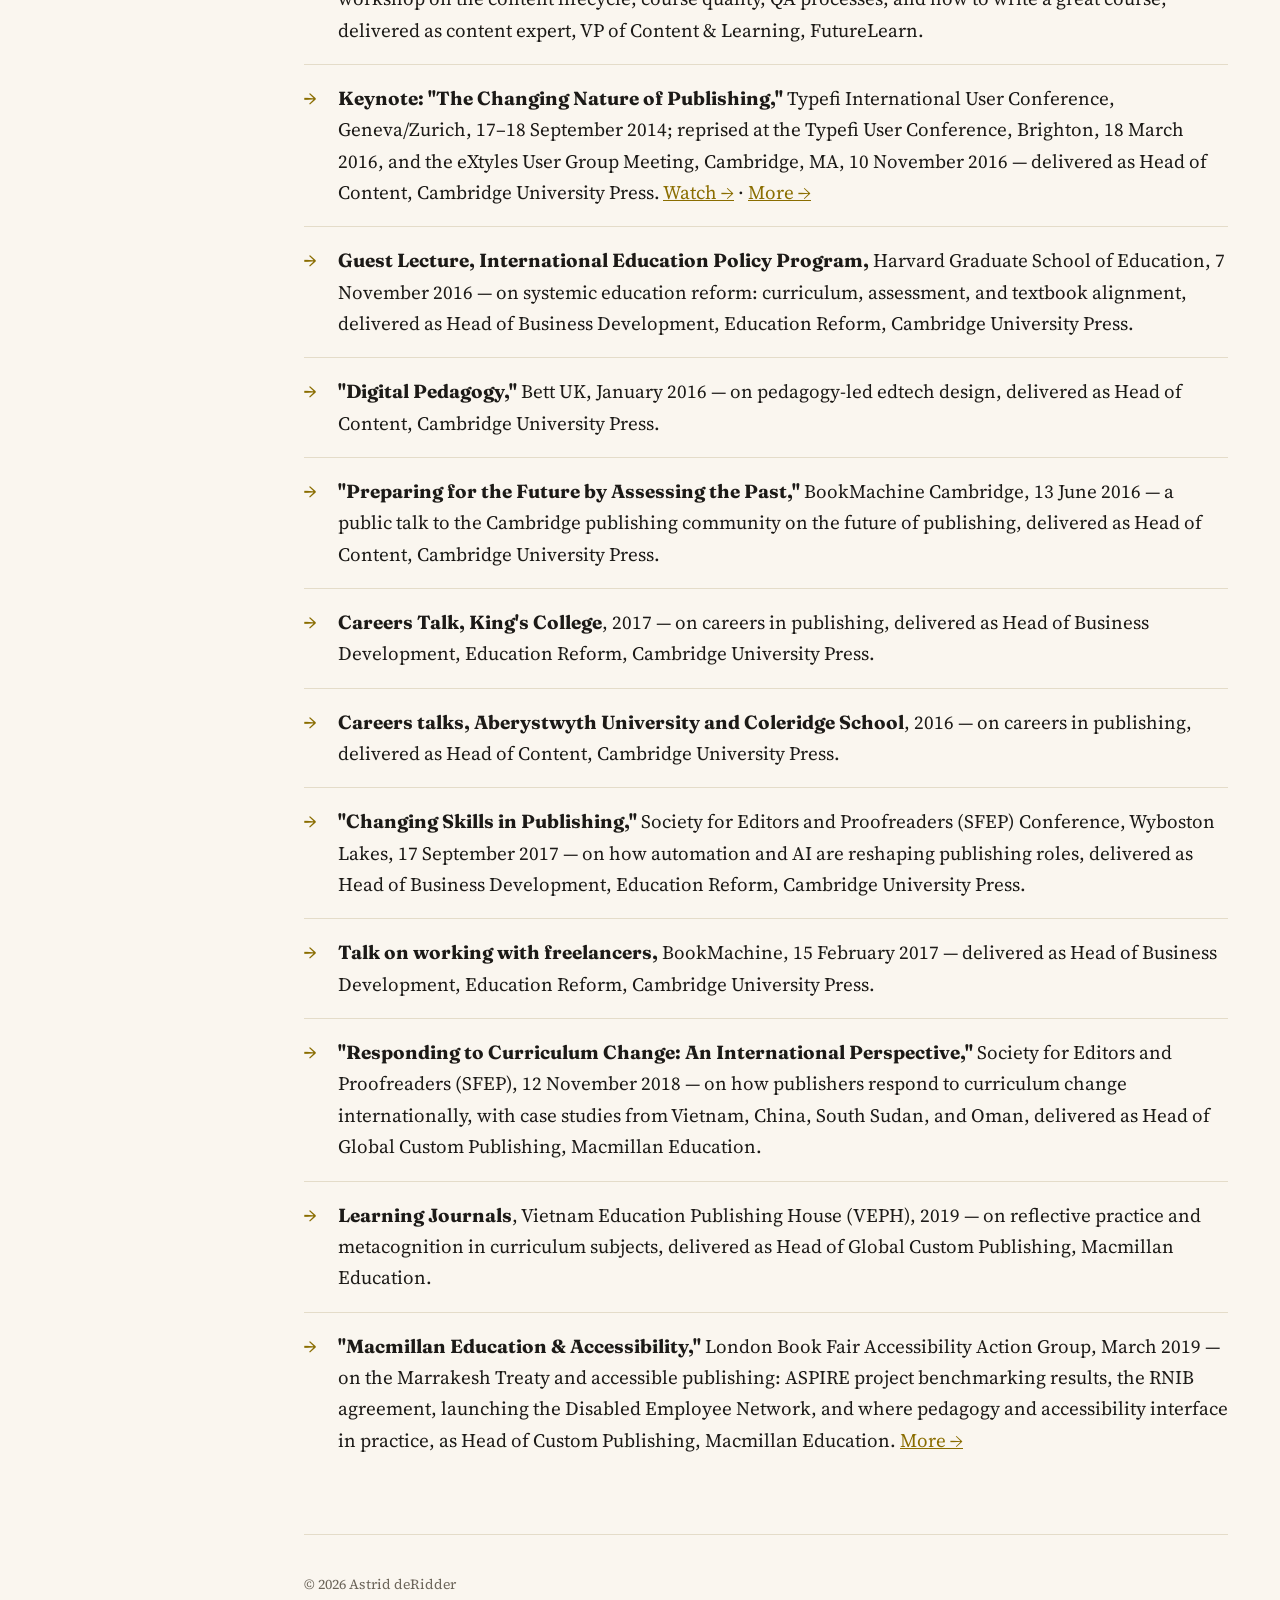
<file: speaking.html>
<!doctype html>
<html lang="en">
<head>
<meta charset="utf-8">
<meta name="viewport" content="width=device-width, initial-scale=1">
<title>Speaking — Astrid deRidder</title>
<meta name="description" content="Astrid deRidder speaks on content quality, AI, and learning science at scale &mdash; grounded in real data and methodology.">
<meta property="og:type" content="website">
<meta property="og:url" content="https://astridderidder.com/speaking.html">
<meta property="og:title" content="Speaking — Astrid deRidder">
<meta property="og:description" content="Astrid deRidder speaks on content quality, AI, and learning science at scale, grounded in real data and methodology.">
<meta property="og:image" content="https://astridderidder.com/headshot.jpg">
<meta name="twitter:card" content="summary">
<meta name="twitter:title" content="Speaking — Astrid deRidder">
<meta name="twitter:description" content="Astrid deRidder speaks on content quality, AI, and learning science at scale, grounded in real data and methodology.">
<meta name="twitter:image" content="https://astridderidder.com/headshot.jpg">
<link rel="stylesheet" href="style.css">
</head>
<body>

<div class="layout">

  <aside class="sidebar">
    <div class="sidebar-top">
      <a href="index.html" class="site-name">Astrid<br>deRidder</a>
      <p class="sidebar-tag">The Content Quality Expert</p>
    </div>
    <nav class="sidebar-nav">
      <a href="index.html">Home</a>
      <a href="writing.html">Writing</a>
      <a href="speaking.html" class="active">Speaking</a>
      <a href="recognition.html">Recognition</a>
      <a href="cv.html">CV</a>
    </nav>
    <div class="sidebar-contact">
      <a href="mailto:astrid.deridder@gmail.com">Email</a>
      <a href="https://www.linkedin.com/in/aderidder/" target="_blank" rel="noopener">LinkedIn</a>
    </div>
  </aside>

  <main class="content">
    <div class="wrap">

      <div class="page-head">
        <span class="page-eyebrow">Speaking</span>
        <h1>Content quality, AI, and learning science &mdash; grounded in data.</h1>
        <p class="lede">
          I speak on what it actually takes to test whether edtech content and quality
          claims hold up, not vendor pitches. Topics I'm currently developing:
        </p>
        <p><a href="astrid-deridder-speaker-one-sheet.pdf" target="_blank" rel="noopener">Download speaker one-sheet (PDF) &rarr;</a></p>
      </div>

      <section id="topics">
        <ul class="topics">
          <li>
            <strong>Why "AI-generated" and "accurate" aren't the same claim</strong>
            &mdash; what gets lost when content is technically correct but not specific
            enough to the exact context a learner needs.
          </li>
          <li>
            <strong>Measuring quality honestly</strong> &mdash; what it actually takes to
            test whether a quality framework produces agreement between independent
            reviewers, and why most published "quality" claims never check.
          </li>
          <li>
            <strong>What learning science looks like at platform scale</strong> &mdash;
            testing decades-old lab findings against millions of real, self-directed users,
            including the results that don't cooperate.
          </li>
        </ul>
        <p style="margin-top: 24px;">Get in touch if any of this fits your event or publication.</p>
      </section>

      <section id="past">
        <h3 class="subhead">Past speaking</h3>
        <ul class="topics">
          <li>
            <strong>Panel: "Solutions for solving the student retention crisis,"</strong>
            Bett UK, 2025 &mdash; on accessibility, inclusion, and wellbeing in higher
            education retention, as VP of Content, Save My Exams.
            <a href="https://uk.bettshow.com/speakers/astrid-deridder" target="_blank" rel="noopener">Speaker profile &rarr;</a>
          </li>
          <li>
            <strong>"The Importance of Developing a Learning Culture in Your
            Organisation,"</strong> European Foundation for Quality Management (EFQM),
            26 April 2023 &mdash; on pedagogy, andragogy, and heutagogy, and how
            organisations build a genuine learning culture, delivered as VP of
            Content &amp; Learning, FutureLearn. &ldquo;While pedagogy is teacher-led
            learning for children, and andragogy is teacher-led learning for adults,
            heutagogy is different &hellip; it's about asking &lsquo;why&rsquo; and
            &lsquo;how,&rsquo; rather than being told to go find the answer.&rdquo;
          </li>
          <li>
            <strong>"Rights is a Risky Business,"</strong> FutureLearn Partner Forum,
            2022 &mdash; on copyright, IP, and rights clearance for course content,
            co-presented with Duncan McMillan, as VP of Content &amp; Learning,
            FutureLearn.
          </li>
          <li>
            <strong>"What Is a Good Textbook?"</strong> World Bank textbook development
            workshop, Armenia, April 2021 &mdash; a three-session workshop for Armenian
            curriculum designers and textbook authors, co-delivered with Andy Smart,
            as a World Bank consultant.
          </li>
          <li>
            <strong>"Empowering Student Success,"</strong> Bett UK, 25 January 2024
            &mdash; on Save My Exams' mission and the Save My Exams Scholarship
            programme, covering barriers to access and the impact of scholarships on
            students, as VP of Content, Save My Exams.
          </li>
          <li>
            <strong>Content &amp; QA Training</strong>, FutureLearn partner institution
            in Malaysia, July 2022 &mdash; an external workshop on the content
            lifecycle, course quality, QA processes, and how to write a great course,
            delivered as content expert, VP of Content &amp; Learning, FutureLearn.
          </li>
          <li>
            <strong>Keynote: "The Changing Nature of Publishing,"</strong> Typefi
            International User Conference, Geneva/Zurich, 17&ndash;18 September 2014;
            reprised at the Typefi User Conference, Brighton, 18 March 2016, and the
            eXtyles User Group Meeting, Cambridge, MA, 10 November 2016 &mdash; delivered
            as Head of Content, Cambridge University Press.
            <a href="https://vimeo.com/163794643" target="_blank" rel="noopener">Watch &rarr;</a>
            &middot;
            <a href="https://www.typefi.com/resources/changing-nature-publishing/" target="_blank" rel="noopener">More &rarr;</a>
          </li>
          <li>
            <strong>Guest Lecture, International Education Policy Program,</strong>
            Harvard Graduate School of Education, 7 November 2016 &mdash; on systemic
            education reform: curriculum, assessment, and textbook alignment, delivered
            as Head of Business Development, Education Reform, Cambridge University
            Press.
          </li>
          <li>
            <strong>"Digital Pedagogy,"</strong> Bett UK, January 2016 &mdash; on
            pedagogy-led edtech design, delivered as Head of Content, Cambridge
            University Press.
          </li>
          <li>
            <strong>"Preparing for the Future by Assessing the Past,"</strong>
            BookMachine Cambridge, 13 June 2016 &mdash; a public talk to the Cambridge
            publishing community on the future of publishing, delivered as Head of
            Content, Cambridge University Press.
          </li>
          <li>
            <strong>Careers Talk, King's College</strong>, 2017 &mdash; on careers in
            publishing, delivered as Head of Business Development, Education Reform,
            Cambridge University Press.
          </li>
          <li>
            <strong>Careers talks, Aberystwyth University and Coleridge School</strong>,
            2016 &mdash; on careers in publishing, delivered as Head of Content,
            Cambridge University Press.
          </li>
          <li>
            <strong>"Changing Skills in Publishing,"</strong> Society for Editors and
            Proofreaders (SFEP) Conference, Wyboston Lakes, 17 September 2017
            &mdash; on how automation and AI are reshaping publishing roles,
            delivered as Head of Business Development, Education Reform, Cambridge
            University Press.
          </li>
          <li>
            <strong>Talk on working with freelancers,</strong> BookMachine,
            15 February 2017
            &mdash; delivered as Head of Business Development, Education Reform,
            Cambridge University Press.
          </li>
          <li>
            <strong>"Responding to Curriculum Change: An International Perspective,"</strong>
            Society for Editors and Proofreaders (SFEP), 12 November 2018 &mdash; on how publishers
            respond to curriculum change internationally, with case studies from Vietnam,
            China, South Sudan, and Oman, delivered as Head of Global Custom Publishing,
            Macmillan Education.
          </li>
          <li>
            <strong>Learning Journals</strong>, Vietnam Education Publishing House (VEPH),
            2019 &mdash; on reflective practice and metacognition in curriculum subjects,
            delivered as Head of Global Custom Publishing, Macmillan Education.
          </li>
          <li>
            <strong>"Macmillan Education &amp; Accessibility,"</strong> London Book Fair
            Accessibility Action Group, March 2019 &mdash; on the Marrakesh Treaty and
            accessible publishing: ASPIRE project benchmarking results, the RNIB agreement,
            launching the Disabled Employee Network, and where pedagogy and accessibility
            interface in practice, as Head of Custom Publishing, Macmillan Education.
            <a href="https://www.publishers.org.uk/accessible-publishing-and-the-marrakesh-treaty-are-you-ready/" target="_blank" rel="noopener">More &rarr;</a>
          </li>
        </ul>
      </section>

      <div class="page-footer">
        <p>&copy; <span id="year"></span> Astrid deRidder</p>
      </div>

    </div>
  </main>

</div>

<script>
  document.getElementById('year').textContent = new Date().getFullYear();
</script>

</body>
</html>
</file>
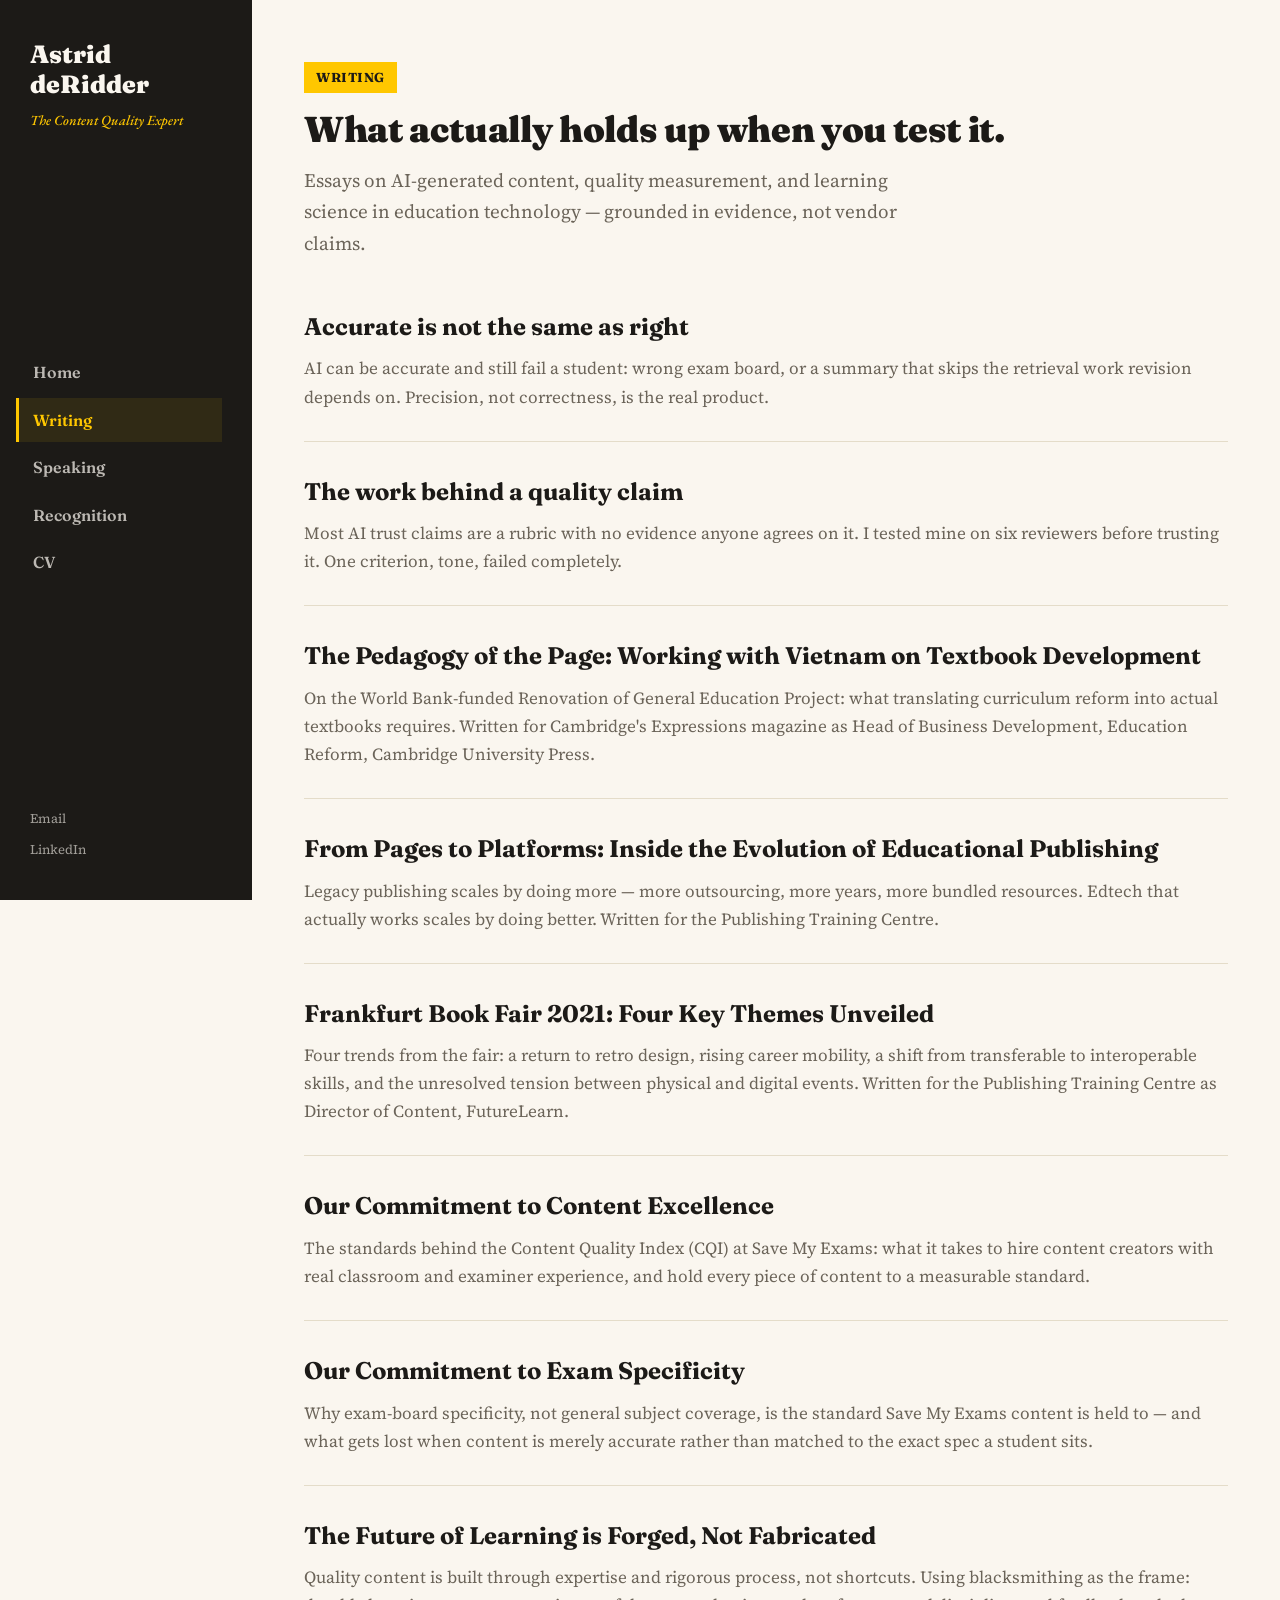
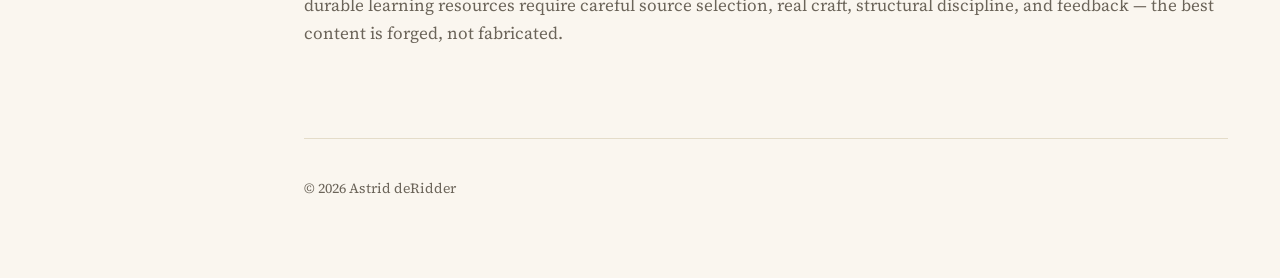
<file: writing.html>
<!doctype html>
<html lang="en">
<head>
<meta charset="utf-8">
<meta name="viewport" content="width=device-width, initial-scale=1">
<title>Writing — Astrid deRidder</title>
<meta name="description" content="Essays on AI, content quality, and evidence in education technology by Astrid deRidder.">
<meta property="og:type" content="website">
<meta property="og:url" content="https://astridderidder.com/writing.html">
<meta property="og:title" content="Writing — Astrid deRidder">
<meta property="og:description" content="Essays on AI, content quality, and evidence in education technology by Astrid deRidder.">
<meta property="og:image" content="https://astridderidder.com/headshot.jpg">
<meta name="twitter:card" content="summary">
<meta name="twitter:title" content="Writing — Astrid deRidder">
<meta name="twitter:description" content="Essays on AI, content quality, and evidence in education technology by Astrid deRidder.">
<meta name="twitter:image" content="https://astridderidder.com/headshot.jpg">
<link rel="stylesheet" href="style.css">
</head>
<body>

<div class="layout">

  <aside class="sidebar">
    <div class="sidebar-top">
      <a href="index.html" class="site-name">Astrid<br>deRidder</a>
      <p class="sidebar-tag">The Content Quality Expert</p>
    </div>
    <nav class="sidebar-nav">
      <a href="index.html">Home</a>
      <a href="writing.html" class="active">Writing</a>
      <a href="speaking.html">Speaking</a>
      <a href="recognition.html">Recognition</a>
      <a href="cv.html">CV</a>
    </nav>
    <div class="sidebar-contact">
      <a href="mailto:astrid.deridder@gmail.com">Email</a>
      <a href="https://www.linkedin.com/in/aderidder/" target="_blank" rel="noopener">LinkedIn</a>
    </div>
  </aside>

  <main class="content">
    <div class="wrap">

      <div class="page-head">
        <span class="page-eyebrow">Writing</span>
        <h1>What actually holds up when you test it.</h1>
        <p class="lede">
          Essays on AI-generated content, quality measurement, and learning science
          in education technology &mdash; grounded in evidence, not vendor claims.
        </p>
      </div>

      <section id="writing">

        <article class="piece">
          <h3><a href="https://app.inspo.expert/post?postID=7604" target="_blank" rel="noopener">Accurate is not the same as right</a></h3>
          <p>
            AI can be accurate and still fail a student: wrong exam board, or a summary
            that skips the retrieval work revision depends on. Precision, not correctness,
            is the real product.
          </p>
        </article>

        <article class="piece">
          <h3><a href="https://app.inspo.expert/post?postID=7605" target="_blank" rel="noopener">The work behind a quality claim</a></h3>
          <p>
            Most AI trust claims are a rubric with no evidence anyone agrees on it.
            I tested mine on six reviewers before trusting it. One criterion, tone,
            failed completely.
          </p>
        </article>

        <article class="piece">
          <h3>The Pedagogy of the Page: Working with Vietnam on Textbook Development</h3>
          <p>
            On the World Bank-funded Renovation of General Education Project: what
            translating curriculum reform into actual textbooks requires. Written for
            Cambridge's Expressions magazine as Head of Business Development,
            Education Reform, Cambridge University Press.
          </p>
        </article>

        <article class="piece">
          <h3><a href="https://www.publishingtrainingcentre.co.uk/comment/144-new-blog/970-from-pages-to-platforms-inside-the-evolution-of-educational-publishing" target="_blank" rel="noopener">From Pages to Platforms: Inside the Evolution of Educational Publishing</a></h3>
          <p>
            Legacy publishing scales by doing more &mdash; more outsourcing, more years,
            more bundled resources. Edtech that actually works scales by doing better.
            Written for the Publishing Training Centre.
          </p>
        </article>

        <article class="piece">
          <h3><a href="https://www.publishingtrainingcentre.co.uk/144-new-blog/870-frankfurt-book-fair-2021-four-key-themes-unveiled" target="_blank" rel="noopener">Frankfurt Book Fair 2021: Four Key Themes Unveiled</a></h3>
          <p>
            Four trends from the fair: a return to retro design, rising career mobility,
            a shift from transferable to interoperable skills, and the unresolved tension
            between physical and digital events. Written for the Publishing Training
            Centre as Director of Content, FutureLearn.
          </p>
        </article>

        <article class="piece">
          <h3><a href="https://www.savemyexams.com/learning-hub/support/content-creation-integrity/" target="_blank" rel="noopener">Our Commitment to Content Excellence</a></h3>
          <p>
            The standards behind the Content Quality Index (CQI) at Save My Exams:
            what it takes to hire content creators with real classroom and examiner
            experience, and hold every piece of content to a measurable standard.
          </p>
        </article>

        <article class="piece">
          <h3><a href="https://www.savemyexams.com/learning-hub/support/our-commitment-to-exam-specificity/" target="_blank" rel="noopener">Our Commitment to Exam Specificity</a></h3>
          <p>
            Why exam-board specificity, not general subject coverage, is the standard
            Save My Exams content is held to &mdash; and what gets lost when content
            is merely accurate rather than matched to the exact spec a student sits.
          </p>
        </article>

        <article class="piece">
          <h3><a href="https://www.inspo.expert/blog/future-of-learning-forged-not-fabricated" target="_blank" rel="noopener">The Future of Learning is Forged, Not Fabricated</a></h3>
          <p>
            Quality content is built through expertise and rigorous process, not shortcuts.
            Using blacksmithing as the frame: durable learning resources require careful
            source selection, real craft, structural discipline, and feedback &mdash; the
            best content is forged, not fabricated.
          </p>
        </article>

        <!-- Add new pieces here as they publish: copy an <article class="piece"> block above. -->

      </section>

      <div class="page-footer">
        <p>&copy; <span id="year"></span> Astrid deRidder</p>
      </div>

    </div>
  </main>

</div>

<script>
  document.getElementById('year').textContent = new Date().getFullYear();
</script>

</body>
</html>
</file>
<file: style.css>
@import url('https://fonts.googleapis.com/css2?family=Fraunces:ital,opsz,wght@0,9..144,400;0,9..144,600;0,9..144,700;0,9..144,900&family=Source+Serif+4:ital,opsz,wght@0,8..60,400;0,8..60,500;0,8..60,600;1,8..60,400&family=EB+Garamond:ital,wght@1,500;1,600&display=swap');

:root {
  --ink: #1c1a17;
  --paper: #faf6ef;
  --paper-raised: #f2ebdd;
  --muted: #6b6459;
  --accent: #ffc700;       /* bright yellow — backgrounds, borders, decoration */
  --accent-text: #8a6d00;  /* deep gold, same hue family — used only where accent is body/link TEXT, for readability */
  --accent-ink: #1c1a17;   /* text placed on top of the bright yellow */
  --line: #e4dcc9;
  --max-width: 1140px;
}

* { box-sizing: border-box; }

html, body { height: 100%; }

body {
  margin: 0;
  background: var(--paper);
  color: var(--ink);
  font-family: "Source Serif 4", Georgia, serif;
  font-size: 19px;
  line-height: 1.65;
  -webkit-font-smoothing: antialiased;
}

h1, h2, h3, .site-name {
  font-family: "Fraunces", Georgia, serif;
}

a { color: var(--accent-text); }
a:hover { color: var(--ink); }

/* Layout: persistent sidebar + content pane */

.layout {
  display: flex;
  min-height: 100vh;
  align-items: stretch;
}

.sidebar {
  flex: 0 0 252px;
  background: var(--ink);
  color: var(--paper);
  display: flex;
  flex-direction: column;
  justify-content: space-between;
  padding: 40px 30px;
  position: sticky;
  top: 0;
  align-self: flex-start;
  height: 100vh;
  overflow-y: auto;
}

.sidebar-top .site-name {
  display: block;
  font-weight: 900;
  font-size: 25px;
  line-height: 1.18;
  color: var(--paper);
  text-decoration: none;
  margin-bottom: 12px;
}

.sidebar-tag {
  font-family: "EB Garamond", serif;
  font-style: italic;
  font-weight: 500;
  font-size: 14px;
  color: var(--accent);
  margin: 0 0 44px;
  line-height: 1.4;
}

.sidebar-nav {
  display: flex;
  flex-direction: column;
  gap: 3px;
}

.sidebar-nav a {
  font-family: "Fraunces", serif;
  font-weight: 600;
  font-size: 16px;
  color: var(--paper);
  text-decoration: none;
  padding: 9px 14px;
  margin-left: -14px;
  border-left: 3px solid transparent;
  opacity: 0.72;
}

.sidebar-nav a:hover { opacity: 1; border-left-color: var(--accent); }

.sidebar-nav a.active {
  opacity: 1;
  color: var(--accent);
  border-left-color: var(--accent);
  background: rgba(255, 199, 0, 0.09);
}

.sidebar-contact {
  display: flex;
  flex-direction: column;
  gap: 9px;
  margin-top: 48px;
}

.sidebar-contact a {
  font-size: 13px;
  color: var(--paper);
  opacity: 0.6;
  text-decoration: none;
}

.sidebar-contact a:hover { opacity: 1; color: var(--accent); }

.content {
  flex: 1 1 auto;
  min-width: 0;
}

.wrap {
  max-width: var(--max-width);
  margin: 0;
  padding: 60px 52px 40px;
}

/* Page heading (used on Writing / Speaking / Recognition / CV pages) */

.page-eyebrow {
  display: inline-block;
  background: var(--accent);
  color: var(--accent-ink);
  font-family: "Fraunces", serif;
  font-weight: 700;
  font-size: 13px;
  letter-spacing: 0.04em;
  text-transform: uppercase;
  padding: 5px 12px;
  margin-bottom: 16px;
}

.page-head h1 {
  font-size: 36px;
  font-weight: 900;
  line-height: 1.15;
  margin: 0 0 14px;
  letter-spacing: -0.01em;
}

.page-head .lede {
  font-size: 19px;
  color: var(--muted);
  max-width: 60ch;
  margin: 0 0 48px;
}

/* Hero (home page) */

.hero {
  padding: 8px 0 40px;
  display: flex;
  gap: 40px;
  align-items: flex-start;
}

.hero-text {
  flex: 1 1 380px;
  min-width: 280px;
}

.hero-photo-wrap {
  flex: 0 0 auto;
}

.hero-photo {
  width: 240px;
  height: 240px;
  border-radius: 50%;
  object-fit: cover;
  border: 7px solid var(--accent);
  background: var(--paper-raised);
  display: block;
}

.eyebrow {
  display: inline-block;
  background: var(--accent);
  color: var(--accent-ink);
  font-family: "Fraunces", serif;
  font-weight: 700;
  font-size: 13px;
  letter-spacing: 0.04em;
  text-transform: uppercase;
  padding: 5px 12px;
  margin-bottom: 16px;
}

.hero h1 {
  font-size: 40px;
  font-weight: 900;
  line-height: 1.1;
  margin: 0 0 18px;
  letter-spacing: -0.01em;
}

.hero h1 em {
  font-family: "EB Garamond", serif;
  font-style: italic;
  font-weight: 500;
  color: var(--accent-text);
}

.hero p {
  margin: 0 0 16px;
  color: var(--ink);
}

.hero .lede {
  font-size: 20px;
  color: var(--muted);
}

/* Press strip */

.press-strip {
  display: flex;
  flex-wrap: wrap;
  align-items: baseline;
  gap: 8px;
  padding: 20px 0;
  border-top: 1px solid var(--line);
  border-bottom: 1px solid var(--line);
  margin: 0 0 40px;
}

.press-label {
  font-family: "EB Garamond", serif;
  font-style: italic;
  font-size: 13px;
  color: var(--muted);
  margin-right: 4px;
}

.press-item {
  font-family: "Fraunces", serif;
  font-weight: 600;
  font-size: 15px;
  color: var(--ink);
}

.press-dot {
  color: var(--accent-text);
}

/* Pull quote */

.pullquote {
  border-top: 3px solid var(--ink);
  border-bottom: 3px solid var(--ink);
  padding: 34px 0;
  margin: 8px 0 52px;
}

.pullquote blockquote {
  margin: 0;
  font-family: "EB Garamond", serif;
  font-weight: 600;
  font-style: italic;
  font-size: 28px;
  line-height: 1.3;
  color: var(--ink);
}

.pullquote cite {
  display: block;
  font-family: "Source Serif 4", serif;
  font-style: normal;
  font-size: 15px;
  color: var(--muted);
  margin-top: 14px;
}

/* Testimonials */

.testimonial {
  margin-bottom: 26px;
  padding-bottom: 26px;
  border-bottom: 1px solid var(--line);
}

.testimonial:last-child {
  margin-bottom: 0;
  padding-bottom: 0;
  border-bottom: none;
}

.testimonial blockquote {
  margin: 0 0 10px;
  font-family: "EB Garamond", serif;
  font-style: italic;
  font-weight: 500;
  font-size: 18px;
  line-height: 1.5;
  color: var(--ink);
}

.testimonial cite {
  display: block;
  font-style: normal;
  font-size: 14px;
  color: var(--muted);
}

.testimonial cite strong {
  font-family: "Fraunces", serif;
  font-weight: 700;
  color: var(--ink);
}

/* Explore (home page quicklinks) */

.explore-list {
  list-style: none;
  padding: 0;
  margin: 0;
}

.explore-list li {
  border-bottom: 1px solid var(--line);
}

.explore-list li:last-child { border-bottom: none; }

.explore-list a {
  display: block;
  padding: 20px 4px;
  text-decoration: none;
  color: var(--ink);
}

.explore-list a:hover strong { color: var(--accent-text); }

.explore-list strong {
  display: block;
  font-family: "Fraunces", serif;
  font-size: 20px;
  font-weight: 700;
  color: var(--ink);
  margin-bottom: 4px;
}

.explore-list span {
  color: var(--muted);
  font-size: 16px;
}

/* Sections */

main { padding-bottom: 24px; }

section { margin-bottom: 56px; }

h2 {
  font-size: 15px;
  font-weight: 700;
  text-transform: uppercase;
  letter-spacing: 0.06em;
  color: var(--ink);
  margin: 0 0 28px;
  padding-left: 14px;
  border-left: 5px solid var(--accent);
}

/* Writing */

.piece {
  margin-bottom: 30px;
  padding-bottom: 30px;
  border-bottom: 1px solid var(--line);
}

.piece:last-child { border-bottom: none; }

.piece h3 { font-size: 24px; margin: 0 0 8px; font-weight: 700; }

.piece h3 a {
  color: var(--ink);
  text-decoration: none;
  background-image: linear-gradient(var(--accent), var(--accent));
  background-repeat: no-repeat;
  background-position: 0 100%;
  background-size: 0% 3px;
  transition: background-size 0.15s ease;
}

.piece h3 a:hover { background-size: 100% 3px; }

.piece p { color: var(--muted); margin: 0; font-size: 17px; }

/* Speaking */

.topics { list-style: none; padding: 0; margin: 0; }

.topics li {
  padding: 18px 0 18px 34px;
  border-bottom: 1px solid var(--line);
  position: relative;
}

.topics li:first-child { padding-top: 0; }
.topics li:last-child { border-bottom: none; }

.topics li::before {
  content: "\2192";
  position: absolute;
  left: 0;
  top: 18px;
  color: var(--accent-text);
  font-weight: 700;
  font-size: 18px;
}

.topics strong { font-family: "Fraunces", serif; font-weight: 700; }

.subhead {
  font-family: "EB Garamond", serif;
  font-size: 17px;
  font-weight: 600;
  font-style: italic;
  color: var(--muted);
  margin: 40px 0 16px;
}

/* Contact (footer, every page) */

.page-footer {
  border-top: 1px solid var(--line);
  margin-top: 60px;
  padding-top: 24px;
  color: var(--muted);
  font-size: 14px;
}

/* CV page */

.role {
  margin-bottom: 38px;
  padding-bottom: 30px;
  border-bottom: 1px solid var(--line);
}

.role:last-child { border-bottom: none; }

.role-head {
  display: flex;
  justify-content: space-between;
  align-items: baseline;
  flex-wrap: wrap;
  gap: 8px 16px;
}

.role h3 {
  font-size: 20px;
  font-weight: 700;
  margin: 0;
}

.role-dates {
  font-family: "Source Serif 4", serif;
  font-size: 14px;
  color: var(--muted);
  white-space: nowrap;
}

.role-org {
  font-family: "Source Serif 4", serif;
  font-style: italic;
  color: var(--accent-text);
  margin: 4px 0 14px;
  font-size: 16px;
}

.role ul {
  margin: 0;
  padding-left: 20px;
}

.role li {
  margin-bottom: 8px;
  color: var(--ink);
  font-size: 17px;
}

.plain-list {
  list-style: none;
  padding: 0;
  margin: 0;
}

.plain-list li {
  padding: 14px 0;
  border-bottom: 1px solid var(--line);
  font-size: 17px;
}

.plain-list li:last-child { border-bottom: none; }

@media (max-width: 860px) {
  .layout { flex-direction: column; }

  .sidebar {
    position: static;
    height: auto;
    width: auto;
    flex-direction: row;
    flex-wrap: wrap;
    align-items: center;
    justify-content: space-between;
    gap: 16px;
    padding: 20px 24px;
    border-bottom: 3px solid var(--accent);
  }

  .sidebar-top {
    display: flex;
    align-items: baseline;
    gap: 14px;
  }

  .sidebar-top .site-name { margin-bottom: 0; font-size: 20px; }
  .sidebar-tag { margin: 0; font-size: 13px; }

  .sidebar-nav {
    flex-direction: row;
    flex-wrap: wrap;
    gap: 2px 4px;
  }

  .sidebar-nav a {
    padding: 6px 10px;
    margin-left: 0;
    border-left: none;
    border-bottom: 2px solid transparent;
  }

  .sidebar-nav a:hover, .sidebar-nav a.active {
    border-left-color: transparent;
    border-bottom-color: var(--accent);
  }

  .sidebar-contact {
    flex-direction: row;
    margin-top: 0;
    gap: 18px;
  }

  .wrap { padding: 36px 24px; }
}

@media (max-width: 560px) {
  body { font-size: 17px; }
  .hero { flex-direction: column-reverse; }
  .hero-photo { width: 180px; height: 180px; }
  .hero h1 { font-size: 30px; }
  .hero .lede { font-size: 18px; }
  .page-head h1 { font-size: 28px; }
  .pullquote blockquote { font-size: 23px; }
}
</file>
